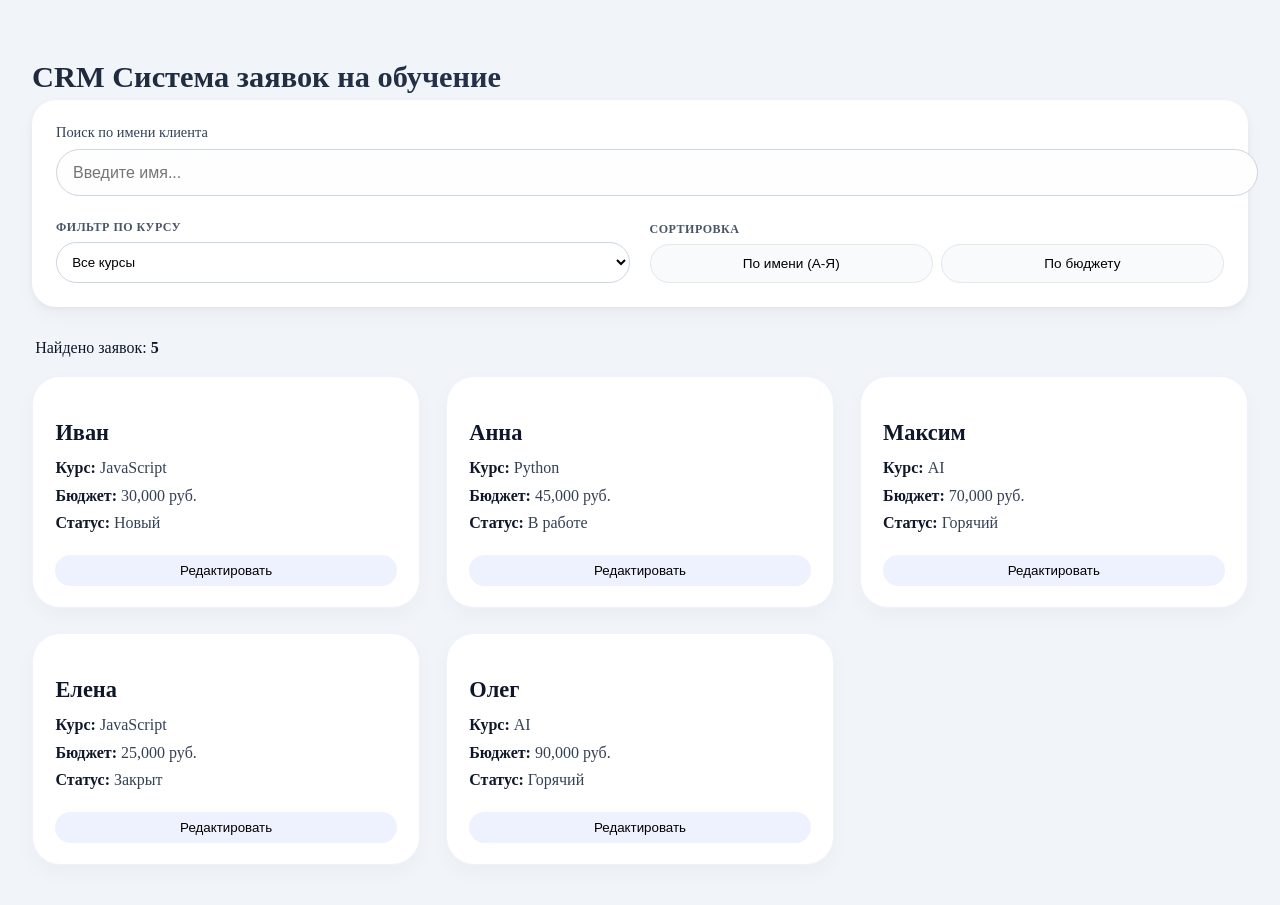
<file: CRM на паре/index.html>
<!DOCTYPE html>
<html lang="ru">
<head>
    <meta charset="UTF-8">
    <meta name="viewport" content="width=device-width, initial-scale=1.0">
    <title>CRM Система заявок на обучение</title>
    <link rel="stylesheet" href="style.css">
</head>
<body>
    <div class="container">
        <h1>CRM Система заявок на обучение</h1>

        <div class="controls-panel">
            <div class="search-section">
                <label class="search-label">Поиск по имени клиента</label>
                <input type="text" id="searchInput" placeholder="Введите имя..." autocomplete="off">
            </div>

            <div class="filters-row">
                <div class="filter-group">
                    <label>Фильтр по курсу</label>
                    <select id="courseFilter">
                        <option value="all">Все курсы</option>
                        <option value="JavaScript">JavaScript</option>
                        <option value="Python">Python</option>
                        <option value="AI">AI</option>
                    </select>
                </div>
                <div class="filter-group">
                    <label>Сортировка</label>
                    <div class="sort-btn-group">
                        <button id="sortNameBtn" class="sort-btn">По имени (А-Я)</button>
                        <button id="sortBudgetBtn" class="sort-btn">По бюджету</button>
                    </div>
                </div>
            </div>
        </div>

        <div class="stats-bar">
            <span>Найдено заявок: <strong id="leadsCount">0</strong></span>
        </div>

        <div id="cardsContainer" class="cards-grid"></div>
    </div>

    <script src="script.js"></script>
</body>
</html>
</file>
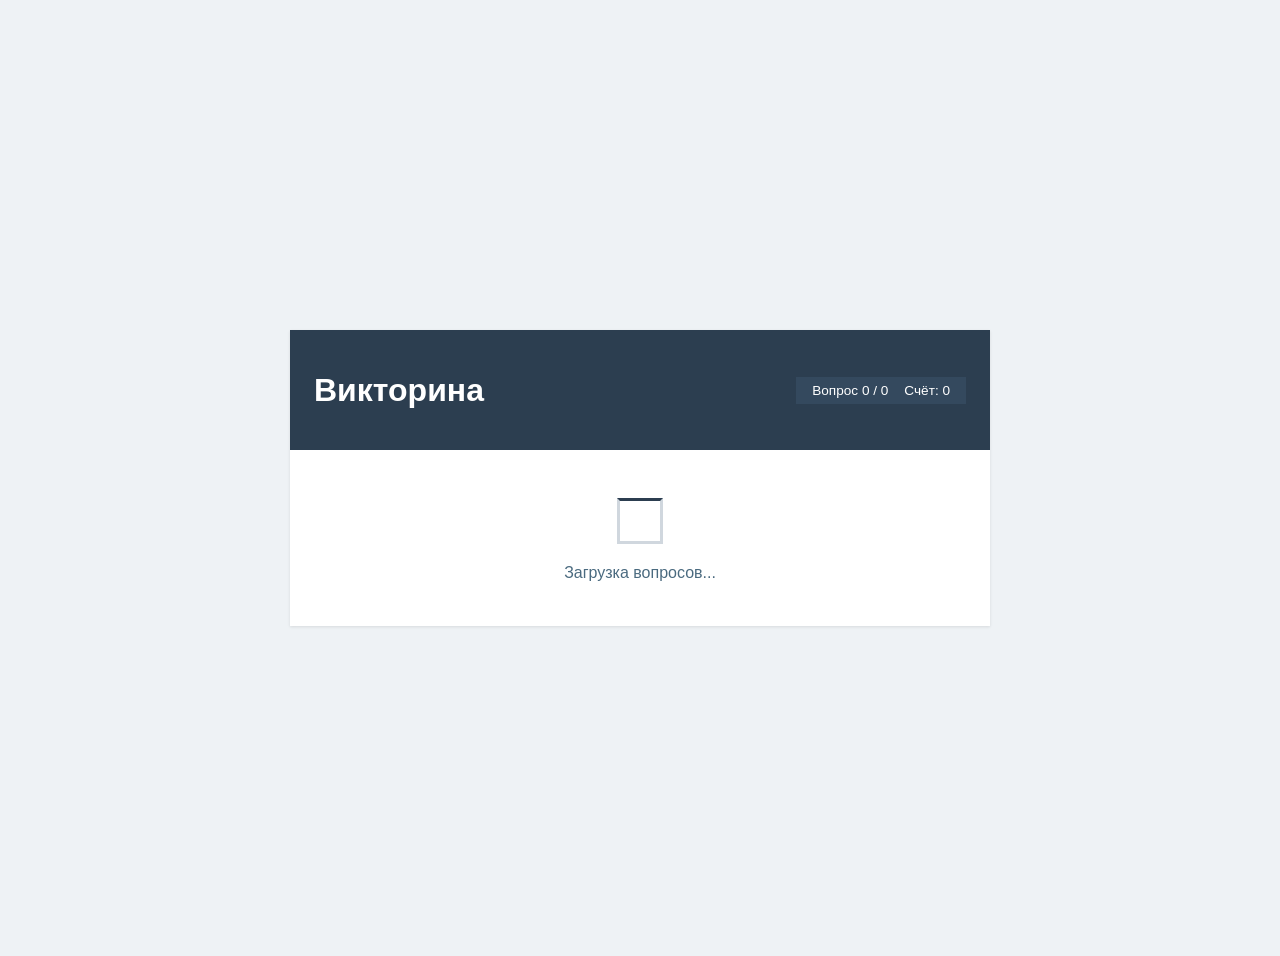
<file: Викторина (на паре)/index.html>
<!DOCTYPE html>
<html lang="ru">
<head>
    <meta charset="UTF-8">
    <meta name="viewport" content="width=device-width, initial-scale=1.0">
    <title>Викторина</title>
    <link rel="stylesheet" href="style.css">
</head>
<body>
    <div class="app">
        <header>
            <h1>Викторина</h1>
            <div class="stats">
                <span id="questionCounter">Вопрос 0 / 0</span>
                <span id="scoreDisplay">Счёт: 0</span>
            </div>
        </header>

        <main>
            <div id="loadingScreen" class="screen active">
                <div class="spinner"></div>
                <p>Загрузка вопросов...</p>
            </div>

            <div id="quizScreen" class="screen">
                <div class="question-card">
                    <div class="category" id="category">---</div>
                    <div class="question" id="questionText">---</div>
                    <div class="answers" id="answersContainer"></div>
                    <button id="nextBtn" class="btn-next" disabled>Следующий вопрос</button>
                </div>
            </div>

            <div id="resultScreen" class="screen">
                <div class="result-card">
                    <h2>Викторина завершена</h2>
                    <div class="final-score" id="finalScore">0 / 0</div>
                    <div id="resultMessage" class="result-message"></div>
                    <button id="restartBtn" class="btn-restart">Начать заново</button>
                    <button id="clearBtn" class="btn-clear">Очистить прогресс</button>
                </div>
            </div>
        </main>
    </div>

    <script src="script.js"></script>
</body>
</html>
</file>
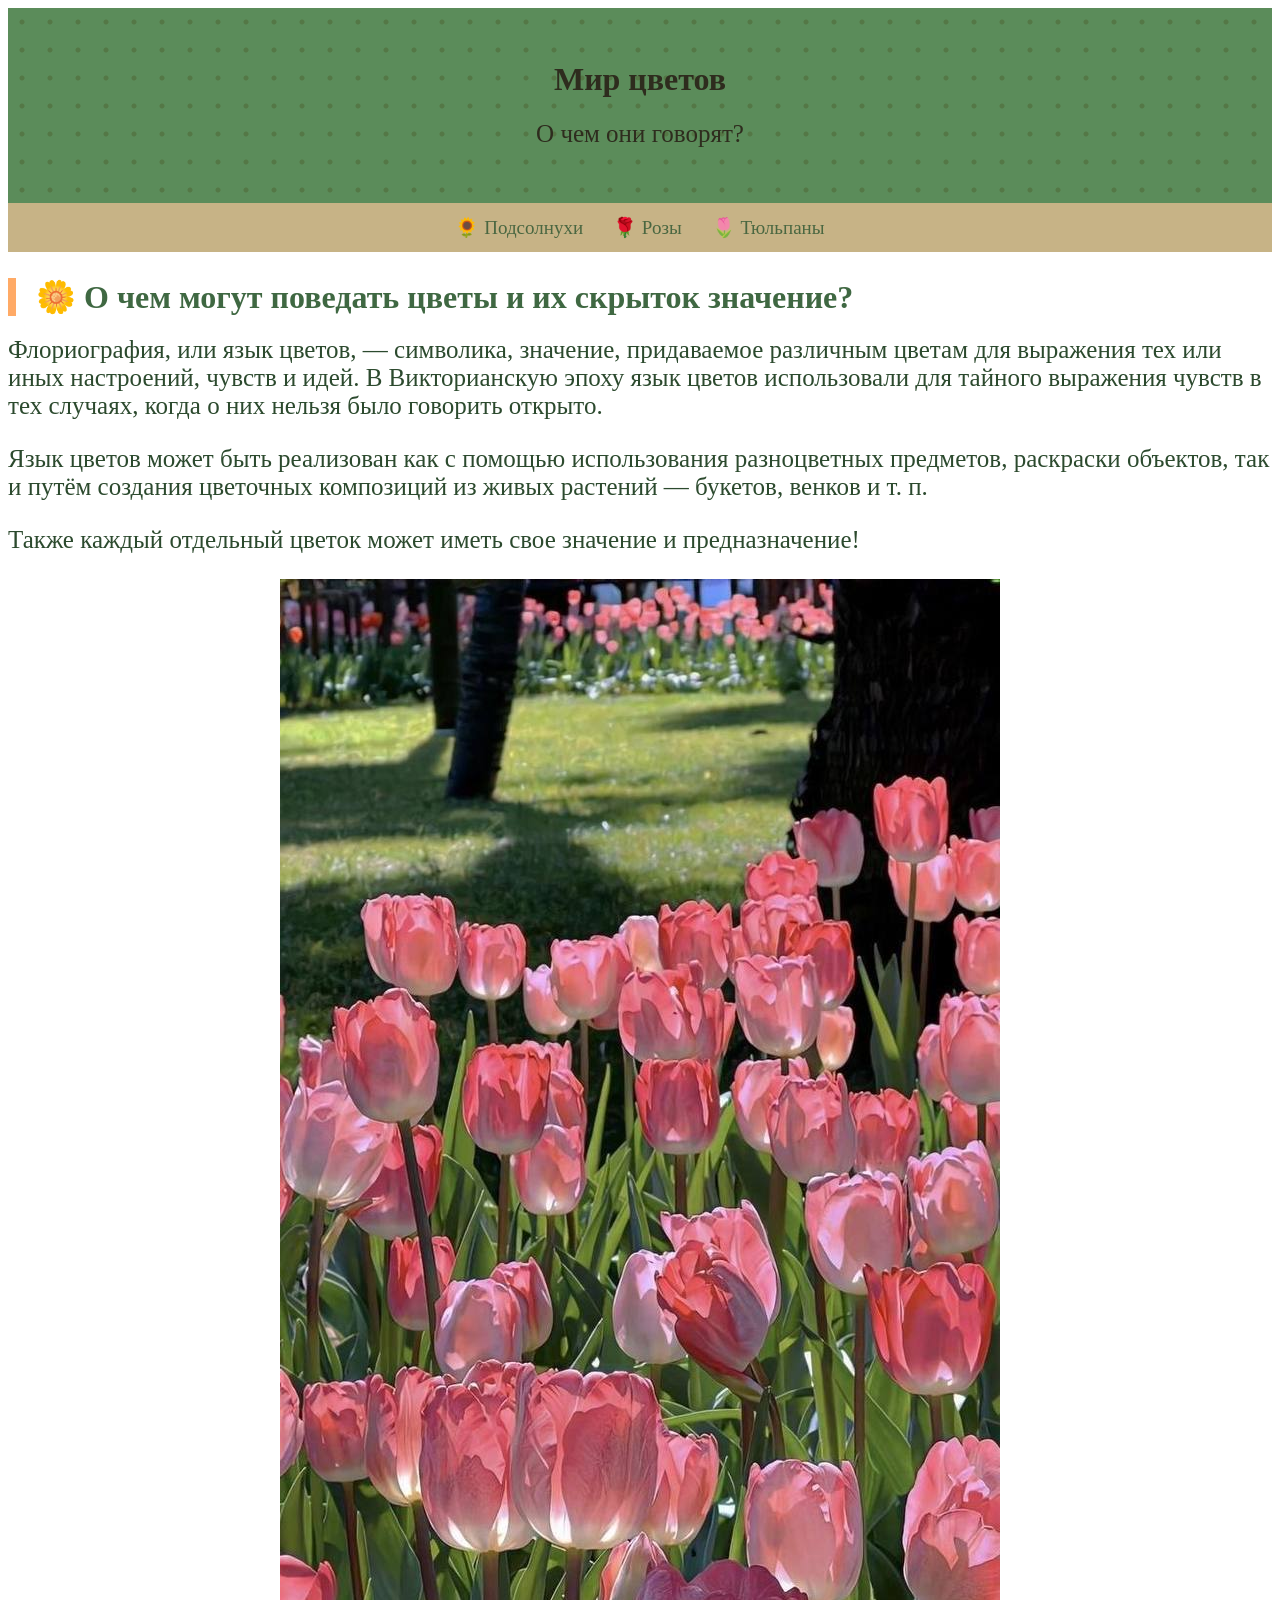
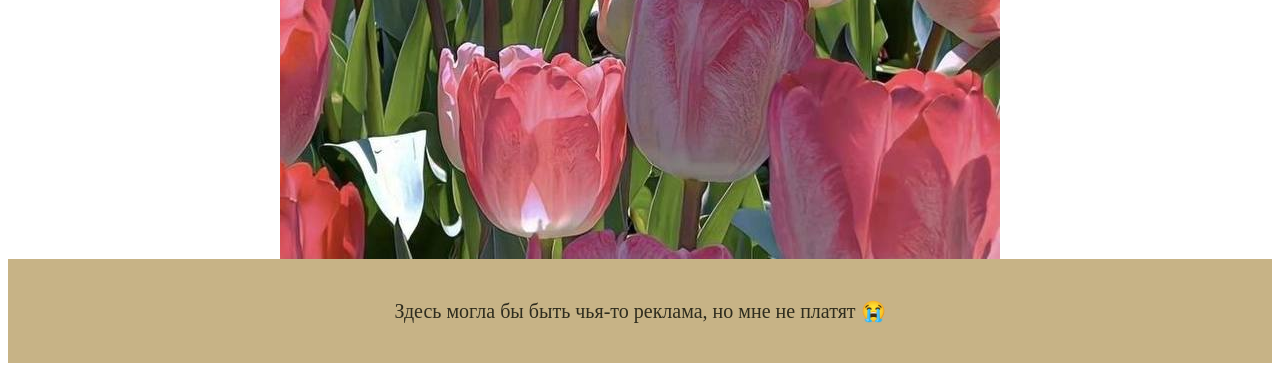
<file: Дз 1/index.html>
<!DOCTYPE html>
<html lang="en">
<head>
    <meta charset="UTF-8">
    <meta name="viewport" content="width=device-width, initial-scale=1.0">
    <title>Мир цветов</title>
    <link rel="stylesheet" href="./style.css">
</head>
<body>
    <header class="header">
        <h1 class="title"> Мир цветов </h1>
        <p>О чем они говорят?</p>
    </header>
    <nav>
        <a href="https://semicvetic.com/blog/znachenie-podsolnukha-simvolika-solnechnogo-tsvetka/?srsltid=AfmBOopCNSeqKr7acqsaLmq6cVN3_EZlawq6e-bXd5AAVZv3NVE1Zk4T">🌻 Подсолнухи</a>
        <a href="https://flowersvalley.ru/blog/cvety-i-ih-znacheniya/yazyk-cvetov-roza?srsltid=afmbooqaehntnhpxqjfyntqscz8dvq09yasao8je9vzeaqifnq62ay4v">🌹 Розы</a>
        <a href="https://semicvetic.com/blog/chto-oznachayut-tyulpany-i-k-chemu-ikh-daryat/?srsltid=AfmBOornxBxVItxXqx4dDlxlp3b7yw4Z10xLRwsWfVqXUUyqs8PTe02b">🌷 Тюльпаны</a>
    </nav>
    <main>
        <section class="flower-section">
            <h2>🌼 О чем могут поведать цветы и их скрыток значение?</h2>
            
                <p>Флориография, или язык цветов, — символика, значение, придаваемое 
                различным цветам для выражения тех или иных настроений, чувств и идей. 
                В Викторианскую эпоху язык цветов использовали для тайного выражения 
                чувств в тех случаях, когда о них нельзя было говорить открыто.</p>

                <p>Язык цветов может быть реализован как с помощью использования разноцветных 
                предметов, раскраски объектов, так и путём создания цветочных композиций из 
                живых растений — букетов, венков и т. п.</p>

                <p>Также каждый отдельный цветок может иметь свое значение и предназначение!</p>
            
            <img src="2569-04-09 16.51.29.jpg" alt="Flowers">
        </section>
    </main>
    <footer>
        <p>Здесь могла бы быть чья-то реклама, но мне не платят 😭</p>
    </footer>
</body>
</html>
</file>
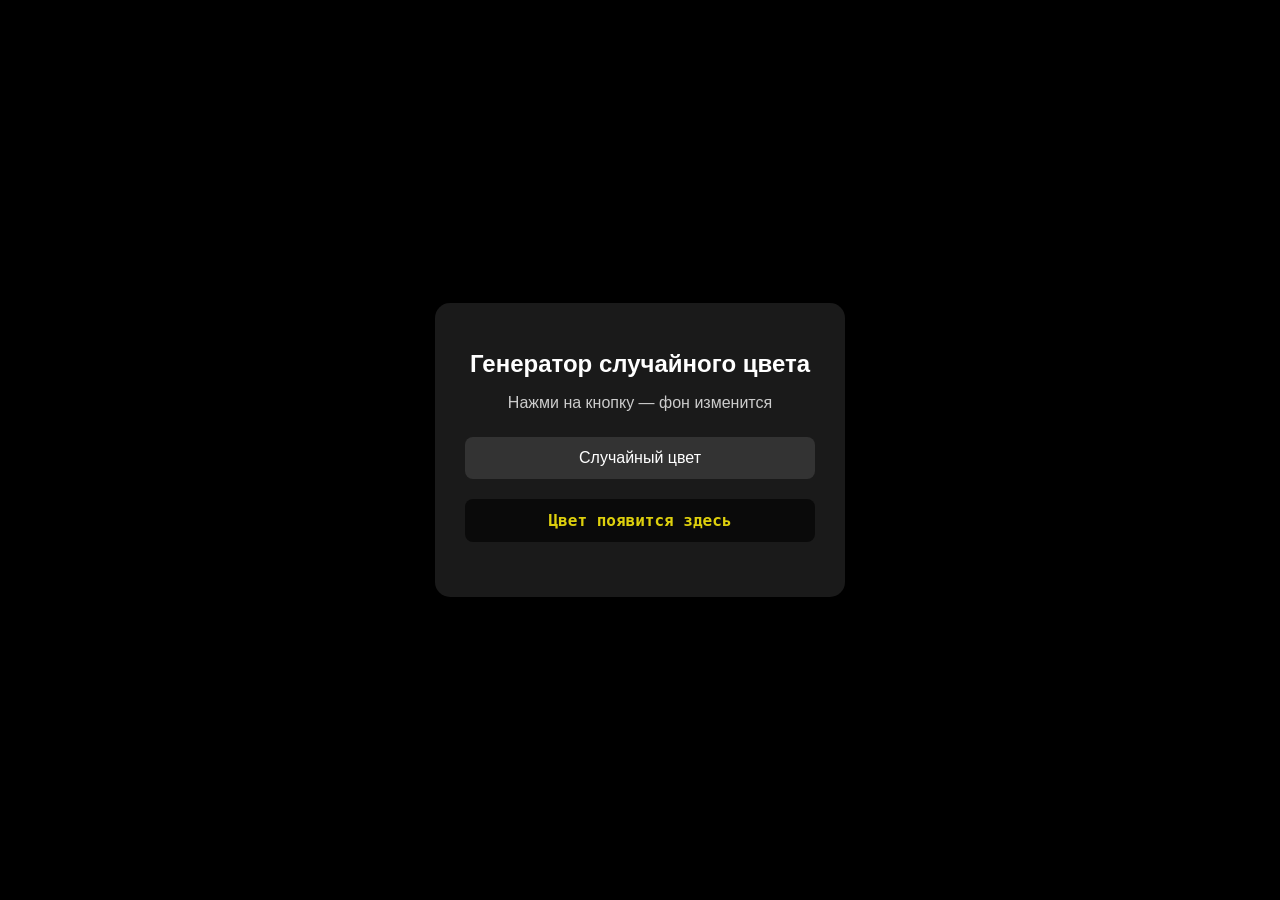
<file: Дз 4/index.html>
<!DOCTYPE html>
<html lang="ru">
<head>
    <meta charset="UTF-8">
    <title>Генератор случайного цвета</title>
    <link rel="stylesheet" href="style.css">
</head>
<body>
    <div class="card">
        <h1>Генератор случайного цвета</h1>
        <p>Нажми на кнопку — фон изменится</p>
        <button id="btn">Случайный цвет</button>
        <p id="result">Цвет появится здесь</p>
    </div>
    <script src="script.js"></script>
</body>
</html>
</file>
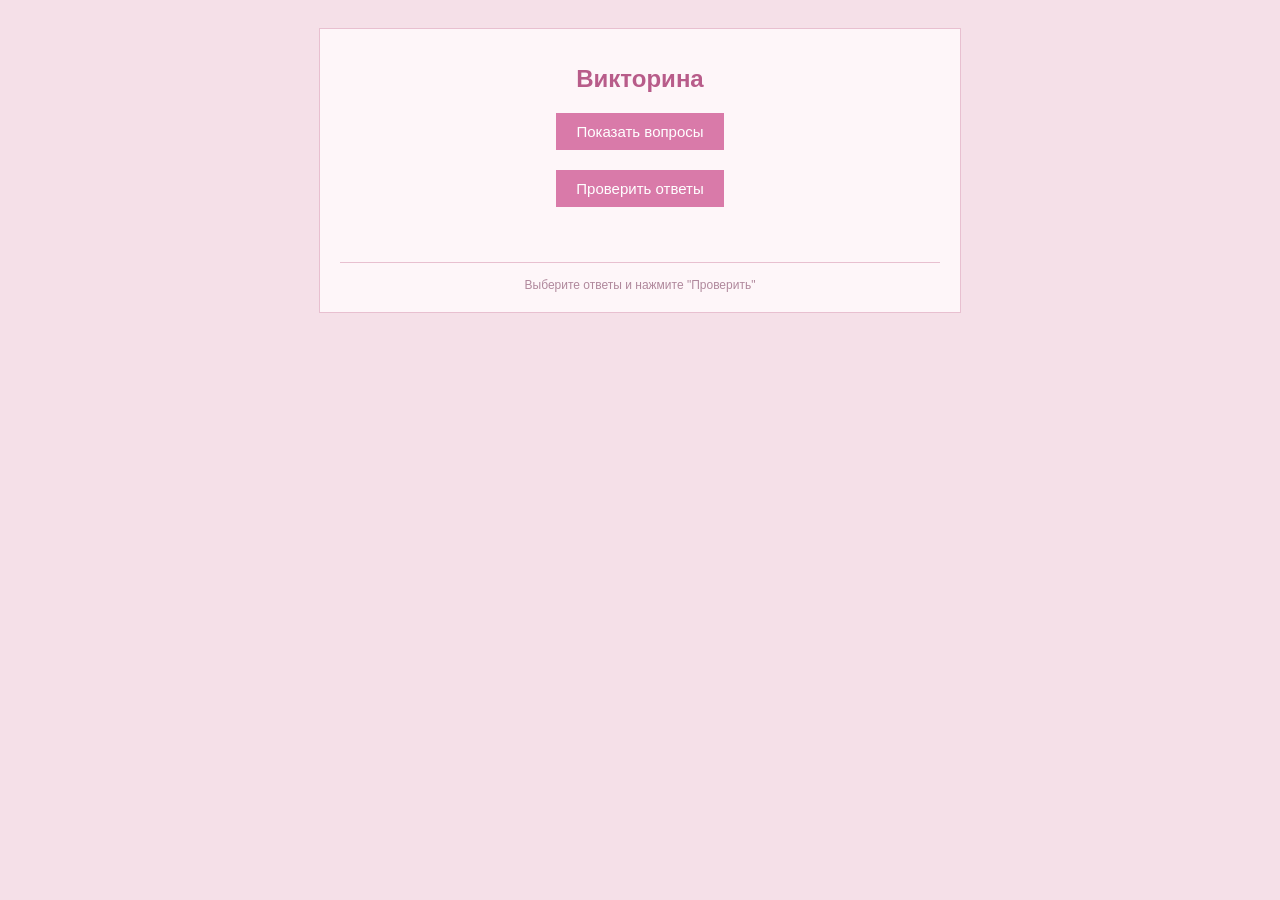
<file: Дз 5/index.html>
<!DOCTYPE html>
<html lang="ru">
<head>
    <meta charset="UTF-8">
    <meta name="viewport" content="width=device-width, initial-scale=1.0">
    <title>Викторина</title>
    <link rel="stylesheet" href="style.css">
</head>
<body>
    <div class="container">
        <h1>Викторина</h1>
        <div class="toggle-section">
            <button id="showQuizBtn" class="toggle-btn">Показать вопросы</button>
        </div>
        <div id="quizList" class="quiz-grid hidden"></div>
        <div class="submit-section">
            <button id="submitBtn" class="submit-btn">Проверить ответы</button>
        </div>
        <div id="result" class="result"></div>
        <footer>Выберите ответы и нажмите "Проверить"</footer>
    </div>
    <script src="script.js"></script>
</body>
</html>
</file>
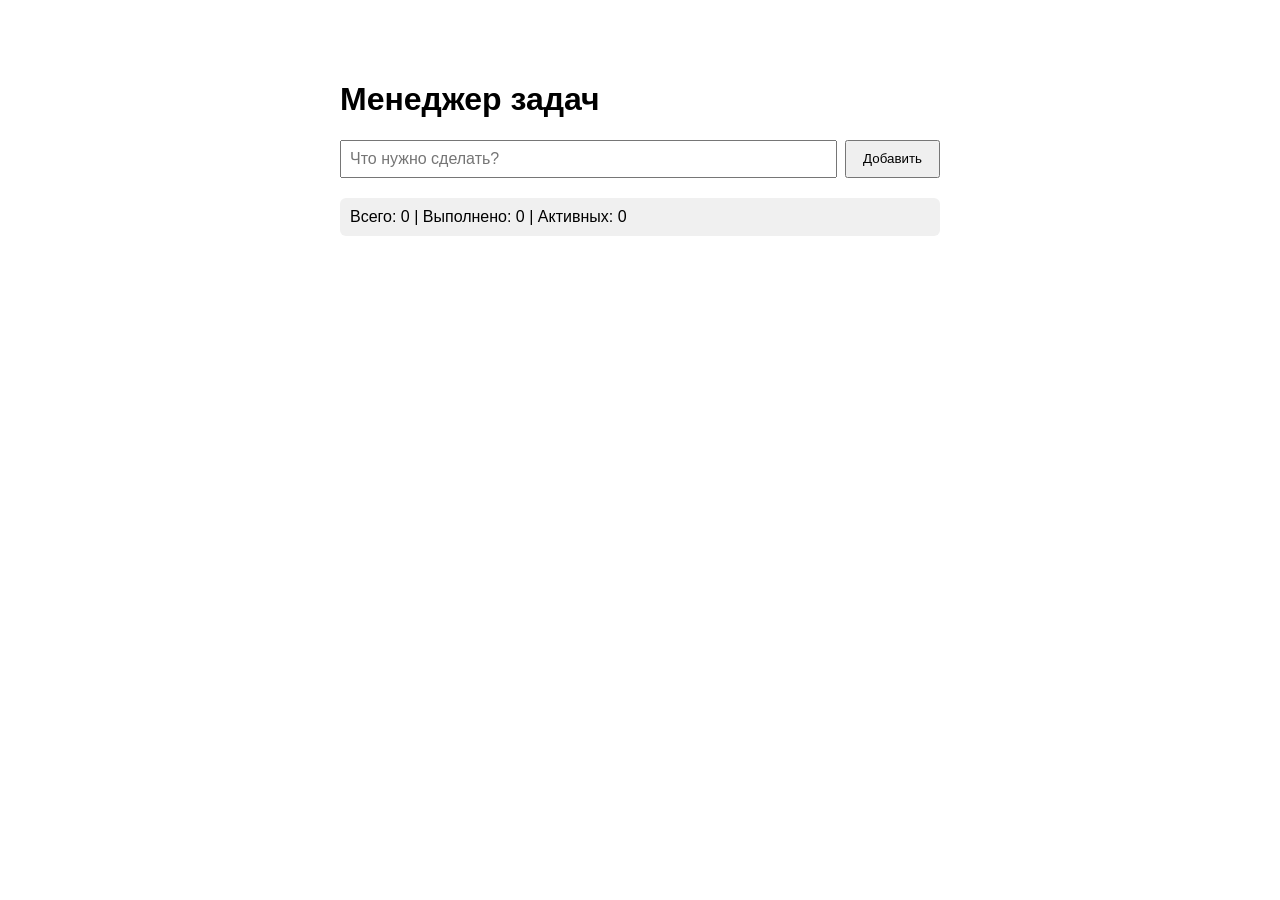
<file: Дз 6 (Менеджер задач - классная)/index.html>
<!DOCTYPE html>
<html>
<head>
  <meta charset="UTF-8">
  <title>Менеджер задач</title>
  <style>
    body { font-family: sans-serif; max-width: 600px; margin: 40px auto; padding: 20px; }
    .input-row { display: flex; gap: 8px; margin-bottom: 20px; }
    input { flex: 1; padding: 8px; font-size: 16px; }
    button { padding: 8px 16px; cursor: pointer; }
    .task {
      padding: 12px; border: 1px solid #ddd; border-radius: 6px;
      margin-bottom: 8px; display: flex; align-items: center; gap: 12px;
    }
    .task.done { opacity: 0.5; text-decoration: line-through; }
    .task-text { flex: 1; cursor: pointer; }
    .stats { padding: 10px; background: #f0f0f0; border-radius: 6px; margin-bottom: 20px; }
  </style>
</head>
<body>
  <h1>Менеджер задач</h1>
 
  <div class="input-row">
    <input type="text" id="taskInput" placeholder="Что нужно сделать?">
    <button id="addBtn">Добавить</button>
  </div>
 
  <div class="stats" id="stats"></div>
  <div id="tasksList"></div>
 
  <script>
function createTaskManager() {
  let tasks = [];
  let nextId = 1;

  return {
    addTask(text) {
      const trimmedText = text.trim();
      if (trimmedText === '') return false;
      
      tasks.push({
        id: nextId++,
        text: trimmedText,
        done: false
      });
      return true;
    },

    toggleTask(id) {
      const task = tasks.find(t => t.id === id);
      if (task) {
        task.done = !task.done;
      }
    },

    deleteTask(id) {
      tasks = tasks.filter(t => t.id !== id);
    },

    getAll() {
      return [...tasks]; 
    },

    getStats() {
      const total = tasks.length;
      const completed = tasks.filter(t => t.done).length;
      const active = total - completed;
      return { total, active, completed };
    }
  };
}

const app = {
  manager: createTaskManager(),

  init() {
    this.addBtn = document.getElementById('addBtn');
    this.taskInput = document.getElementById('taskInput');
    this.tasksList = document.getElementById('tasksList');
    this.statsDiv = document.getElementById('stats');

    this.addBtn.addEventListener('click', () => {
      this.addTaskHandler();
    });

    this.taskInput.addEventListener('keypress', (e) => {
      if (e.key === 'Enter') {
        this.addTaskHandler();
      }
    });

    this.render();
  },

  addTaskHandler() {
    const text = this.taskInput.value;
 
    if (!text.trim()) return;

    this.manager.addTask(text);
    this.taskInput.value = ''; 
    this.render();
  },

  renderTask(task) {
    const taskDiv = document.createElement('div');
    taskDiv.className = 'task';
    if (task.done) taskDiv.classList.add('done');
 
    const checkbox = document.createElement('input');
    checkbox.type = 'checkbox';
    checkbox.checked = task.done;
    checkbox.addEventListener('change', () => {
      this.manager.toggleTask(task.id);
      this.render();
    });
   
    const textSpan = document.createElement('span');
    textSpan.className = 'task-text';
    textSpan.textContent = task.text;
   
    const deleteBtn = document.createElement('button');
    deleteBtn.textContent = '×';
    deleteBtn.addEventListener('click', () => {
      this.manager.deleteTask(task.id);
      this.render();
    });
    
    taskDiv.appendChild(checkbox);
    taskDiv.appendChild(textSpan);
    taskDiv.appendChild(deleteBtn);
    
    return taskDiv;
  },

  renderStats() {
    const stats = this.manager.getStats();
    this.statsDiv.innerHTML = `
      Всего: ${stats.total} | 
      Выполнено: ${stats.completed} | 
      Активных: ${stats.active}
    `;
  },

  render() {
    this.tasksList.innerHTML = '';

    const tasks = this.manager.getAll();
    tasks.forEach(task => {
      const taskElement = this.renderTask(task);
      this.tasksList.appendChild(taskElement);
    });

    this.renderStats();
  }
};

document.addEventListener('DOMContentLoaded', () => {
  app.init();
});
  </script>
</body>
</html>
</file>
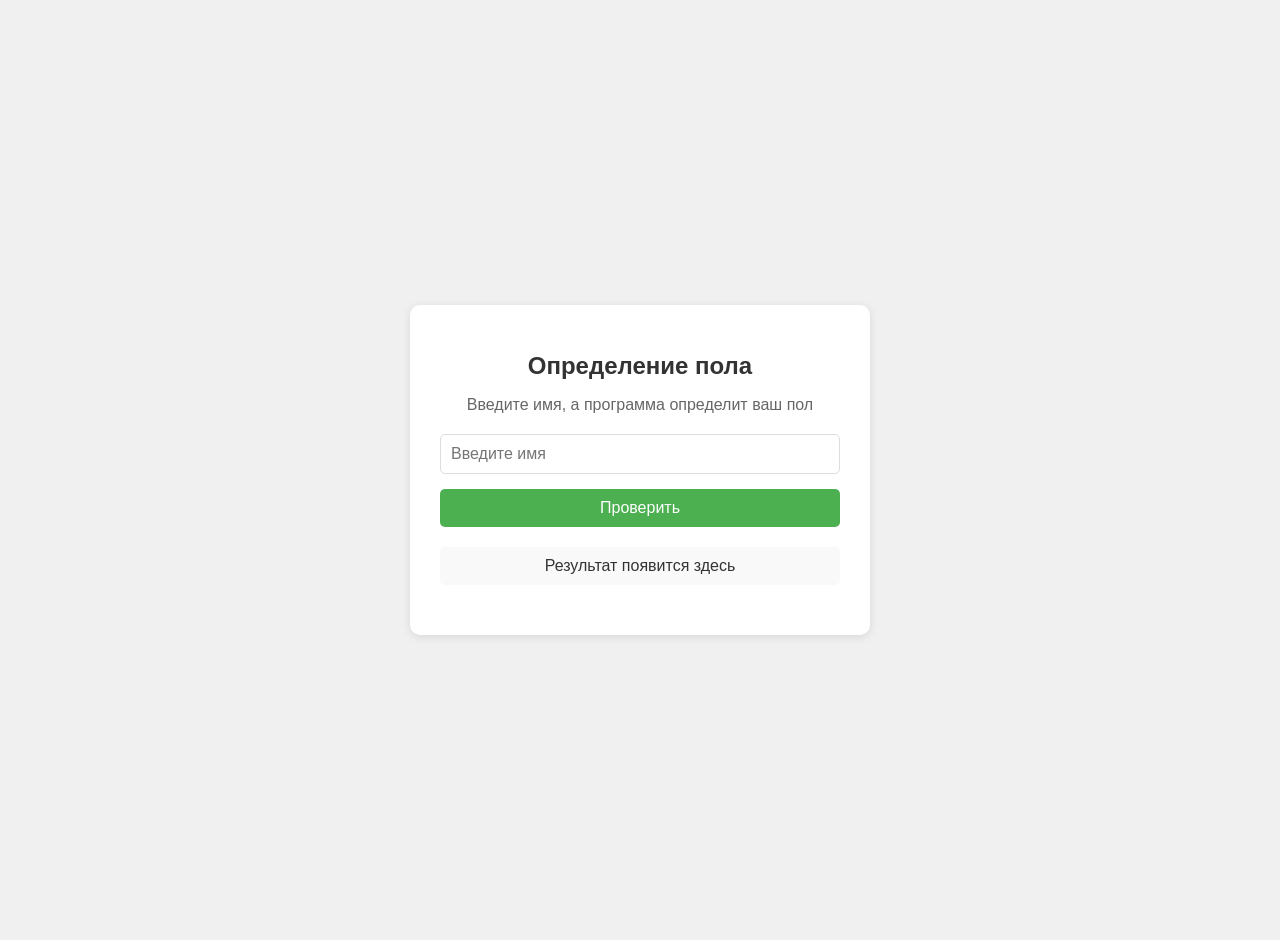
<file: Определение пола (задание на паре)/index.html>
<!DOCTYPE html>
<html lang="en">
<head>
    <meta charset="UTF-8">
    <meta name="viewport" content="width=device-width, initial-scale=1.0">
    <title>Определение пола по имени</title>
    <link rel="stylesheet" href="style.css">
</head>
<body>
    <div class="card">
        <h1>Определение пола</h1>
        <p>Введите имя, а программа определит ваш пол</p>
        <input id="ageInput" type="text" placeholder="Введите имя">
        <button id="btn">Проверить</button>
        <p id="result">Результат появится здесь</p>
    </div>
    <script src="script.js"></script>
</body>
</html>
</file>
<file: CRM на паре/style.css>
body {
    background: #f1f5f9;
    padding: 2rem 1.5rem;
    color: #0f172a;
}

.container {
    max-width: 1400px;
    margin: 0 auto;
}

h1 {
    font-size: 1.9rem;
    font-weight: 600;
    background: linear-gradient(135deg, #1e293b, #2d3e5f);
    background-clip: text;
    -webkit-background-clip: text;
    color: transparent;
    margin-bottom: 0.3rem;
}

.sub {
    color: #475569;
    margin-bottom: 2rem;
    border-left: 3px solid #3b82f6;
    padding-left: 0.75rem;
}

.controls-panel {
    background: white;
    border-radius: 24px;
    padding: 1.5rem;
    box-shadow: 0 8px 20px rgba(0,0,0,0.03), 0 2px 6px rgba(0,0,0,0.05);
    margin-bottom: 2rem;
}

.search-section {
    margin-bottom: 1.5rem;
}

.search-label {
    font-weight: 500;
    margin-bottom: 0.5rem;
    display: block;
    font-size: 0.9rem;
    color: #334155;
}

#searchInput {
    width: 100%;
    padding: 0.85rem 1rem;
    border: 1px solid #cbd5e1;
    border-radius: 60px;
    font-size: 1rem;
    background: #fefefe;
}

#searchInput:focus {
    outline: none;
    border-color: #3b82f6;
    box-shadow: 0 0 0 3px rgba(59,130,246,0.2);
}

.filters-row {
    display: flex;
    flex-wrap: wrap;
    gap: 1.2rem;
    align-items: flex-end;
    justify-content: space-between;
}

.filter-group {
    flex: 1;
    min-width: 160px;
}

.filter-group label {
    display: block;
    font-size: 0.75rem;
    text-transform: uppercase;
    letter-spacing: 0.5px;
    font-weight: 600;
    color: #475569;
    margin-bottom: 0.4rem;
}

select {
    width: 100%;
    padding: 0.7rem;
    border-radius: 40px;
    border: 1px solid #cbd5e1;
    background: white;
    font-weight: 500;
    cursor: pointer;
}

.sort-btn-group {
    display: flex;
    gap: 8px;
}

.sort-btn {
    flex: 1;
    background: #f8fafc;
    border: 1px solid #e2e8f0;
    border-radius: 40px;
    padding: 0.7rem 0.2rem;
    font-weight: 500;
    cursor: pointer;
    text-align: center;
    font-size: 0.85rem;
}

.sort-btn:hover {
    background: #e2e8f0;
}

.reset-btn {
    background: #f1f5f9;
    border: 1px solid #cbd5e1;
    border-radius: 40px;
    padding: 0.7rem 1.2rem;
    font-weight: 500;
    cursor: pointer;
}

.reset-btn:hover {
    background: #e2e8f0;
}

.stats-bar {
    display: flex;
    justify-content: space-between;
    align-items: baseline;
    flex-wrap: wrap;
    margin-bottom: 1.2rem;
    padding: 0 0.2rem;
}

.cards-grid {
    display: grid;
    grid-template-columns: repeat(auto-fill, minmax(300px, 1fr));
    gap: 1.6rem;
}

.lead-card {
    background: white;
    border-radius: 28px;
    padding: 1.3rem 1.4rem;
    box-shadow: 0 8px 20px rgba(0, 0, 0, 0.03);
    transition: transform 0.2s;
    border: 1px solid #eef2ff;
}

.lead-card:hover {
    transform: translateY(-3px);
    box-shadow: 0 18px 30px -12px rgba(0, 0, 0, 0.1);
}

.lead-card h3 {
    font-size: 1.4rem;
    font-weight: 700;
    margin-bottom: 0.8rem;
    color: #0f172a;
}

.lead-card p {
    margin: 0.6rem 0;
    color: #334155;
}

.lead-card strong {
    color: #0f172a;
}

.edit-btn {
    margin-top: 0.8rem;
    padding: 0.5rem;
    background: #eef2ff;
    border: none;
    border-radius: 40px;
    font-weight: 500;
    cursor: pointer;
    width: 100%;
}

.edit-btn:hover {
    background: #d9e6ff;
}

.empty-state {
    text-align: center;
    padding: 3rem;
    background: white;
    border-radius: 48px;
    color: #5b6e8c;
    font-weight: 500;
}
</file>
<file: Викторина (на паре)/style.css>
body {
    font-family: -apple-system, BlinkMacSystemFont, 'Segoe UI', Roboto, sans-serif;
    background: #eef2f5;
    min-height: 100vh;
    display: flex;
    justify-content: center;
    align-items: center;
    padding: 20px;
}

.app {
    max-width: 700px;
    width: 100%;
    background: white;
    box-shadow: 0 1px 3px rgba(0,0,0,0.1);
}

header {
    background: #2c3e50;
    padding: 20px 24px;
    color: white;
    display: flex;
    justify-content: space-between;
    align-items: center;
}

.stats {
    background: #34495e;
    padding: 6px 16px;
    font-size: 0.85rem;
    display: flex;
    gap: 16px;
}

.screen {
    display: none;
    padding: 28px 24px;
}

.screen.active {
    display: block;
}

.spinner {
    width: 40px;
    height: 40px;
    border: 3px solid #d0d7de;
    border-top-color: #2c3e50;
    margin: 20px auto;
    animation: spin 0.8s linear infinite;
}

@keyframes spin {
    to { transform: rotate(360deg); }
}

#loadingScreen p {
    text-align: center;
    color: #4a6a7f;
}

.category {
    background: #e9ecef;
    color: #2c3e50;
    padding: 4px 14px;
    font-size: 0.7rem;
    display: inline-block;
    margin-bottom: 18px;
}

.question {
    font-size: 1.35rem;
    font-weight: 500;
    margin-bottom: 24px;
    color: #1e2a36;
}

.answers {
    display: flex;
    flex-direction: column;
    gap: 10px;
    margin: 20px 0;
}

.answer-btn {
    background: #f8f9fa;
    border: 1px solid #dde1e5;
    padding: 12px 18px;
    text-align: left;
    cursor: pointer;
}

.answer-btn:hover:not(:disabled) {
    background: #eef2f7;
}

.answer-btn.correct {
    background: #d4edda;
    border-color: #28a745;
    color: #155724;
    pointer-events: none;
}

.answer-btn.wrong {
    background: #f8d7da;
    border-color: #dc3545;
    color: #721c24;
    pointer-events: none;
}

.btn-next {
    background: #2c3e50;
    color: white;
    border: none;
    padding: 12px 20px;
    width: 100%;
    cursor: pointer;
    margin-top: 8px;
}

.btn-next:disabled {
    background: #bdc3c7;
    cursor: not-allowed;
}

.result-card {
    text-align: center;
}

.final-score {
    font-size: 2.8rem;
    font-weight: 600;
    background: #f4f6f8;
    padding: 20px;
    margin: 20px 0;
}

.result-message {
    background: #f4f6f8;
    padding: 14px;
    margin-bottom: 28px;
}

.btn-restart, .btn-clear {
    padding: 10px 24px;
    border: 1px solid #d0d7de;
    margin: 6px;
    cursor: pointer;
    background: white;
}

.btn-restart:hover, .btn-clear:hover {
    background: #f0f2f5;
}
</file>
<file: Дз 1/style.css>
.header {
    background-color: #5b8c5a;
    background-image: radial-gradient(circle, #43400f45 2px, transparent 3px);
    background-size: 28px 28px;
    padding: 32px 32px 30px 32px;
    font-family: 'Brush Script MT', 'Brush Script Std', cursive;
    text-align: center;
    color: #2e2c1e;
}

header p {
    font-family: 'Brush Script MT', 'Brush Script Std', cursive;
    margin-top: 10px;
    font-size: 25px;
}

nav {
    background: #c7b386;
    padding: 13px 32px;
    text-align: center;
}

nav a {
    text-decoration: none;
    font-size: 19px;
    color: #4a6741;
    padding: 6px 13px;
    border-radius: 50px;
}

nav a:hover {
    background: #e6d5b8;
    color: #2c4b2a;
}

.flower-section h2 {
    font-size: 32px;
    border-left: 8px solid #ffaa66;
    padding-left: 20px;
    margin-bottom: 20px;
    color: #3f6842;
}

.flower-section p {
    margin-top: 10px;
    font-size: 25px;
    color: #2c4a2e;
}

.flower-section img {
    display: block;
    margin-left: auto;
    margin-right: auto;
}

footer {
    background-color: #c7b386;
    color: #2e2c1e;
    text-align: center;
    font-family: 'Brush Script MT', 'Brush Script Std', cursive;
    padding: 20px;
    font-size: 20px;
}
</file>
<file: Дз 4/style.css>
body {
    font-family: Arial, sans-serif;
    background: black;
    display: flex;
    justify-content: center;
    align-items: center;
    min-height: 100vh;
    margin: 0;
}

.card {
    background: #1a1a1a;
    padding: 30px;
    border-radius: 15px;
    text-align: center;
    width: 350px;
    box-shadow: 0 5px 15px rgba(0,0,0,0.3);
}

h1 {
    color: white;
    font-size: 24px;
    margin-bottom: 15px;
}

.card p {
    color: #ccc;
    margin-bottom: 25px;
}

button {
    background: #333;
    color: white;
    border: none;
    padding: 12px;
    font-size: 16px;
    border-radius: 8px;
    cursor: pointer;
    width: 100%;
}

#result {
    margin-top: 20px;
    padding: 12px;
    font-size: 16px;
    font-weight: bold;
    background: #0a0a0a;
    border-radius: 8px;
    color: #ded00d;
    font-family: monospace;
}
</file>
<file: Дз 5/style.css>
body {
    font-family: Arial;
    background: #f5e0e8;
    padding: 20px;
}

.container {
    max-width: 600px;
    margin: 0 auto;
    background: #fef6f9;
    padding: 20px;
    border: 1px solid #e8c0d0;
}

h1 {
    text-align: center;
    font-size: 24px;
    color: #b85c8a;
    margin-bottom: 20px;
}

.toggle-section {
    text-align: center;
    margin-bottom: 20px;
}

.toggle-btn {
    background: #d97aa9;
    color: white;
    border: none;
    padding: 10px 20px;
    font-size: 15px;
    cursor: pointer;
}

.toggle-btn:disabled {
    background: #e8b8d0;
    color: #a05078;
    cursor: default;
}

.quiz-grid {
    display: flex;
    flex-direction: column;
    gap: 15px;
    margin-bottom: 20px;
}

.quiz-grid.hidden {
    display: none;
}

.question-card {
    background: white;
    border: 1px solid #e8c0d0;
    padding: 15px;
}

.question-text {
    font-weight: bold;
    margin-bottom: 12px;
    color: #b85c8a;
}

.options {
    display: flex;
    gap: 15px;
    flex-wrap: wrap;
}

.option {
    display: flex;
    align-items: center;
    gap: 5px;
    cursor: pointer;
    color: #333;
}

.option input {
    cursor: pointer;
}

.submit-section {
    text-align: center;
    margin-bottom: 15px;
}

.submit-btn {
    background: #d97aa9;
    color: white;
    border: none;
    padding: 10px 20px;
    font-size: 15px;
    cursor: pointer;
}

.result {
    text-align: center;
    font-size: 16px;
    padding: 10px;
}

footer {
    text-align: center;
    margin-top: 20px;
    color: #b0889c;
    font-size: 12px;
    border-top: 1px solid #e8c0d0;
    padding-top: 15px;
}
</file>
<file: Определение пола (задание на паре)/style.css>
body {
    font-family: Arial, sans-serif;
    background: #f0f0f0;
    display: flex;
    justify-content: center;
    align-items: center;
    min-height: 100vh;
    margin: 0;
    padding: 20px;
}

.card {
    background: white;
    padding: 30px;
    border-radius: 10px;
    box-shadow: 0 2px 10px rgba(0,0,0,0.1);
    max-width: 400px;
    width: 100%;
    text-align: center;
}

h1 {
    color: #333;
    font-size: 24px;
    margin-bottom: 10px;
}

p {
    color: #666;
    margin-bottom: 20px;
}

input {
    width: 100%;
    padding: 10px;
    font-size: 16px;
    border: 1px solid #ddd;
    border-radius: 5px;
    margin-bottom: 15px;
    box-sizing: border-box;
}

button {
    background: #4CAF50;
    color: white;
    border: none;
    padding: 10px 20px;
    font-size: 16px;
    border-radius: 5px;
    cursor: pointer;
    width: 100%;
}

button:hover {
    background: #45a049;
}

#result {
    background: #f9f9f9;
    padding: 10px;
    border-radius: 5px;
    margin-top: 20px;
    color: #333;
}
</file>
